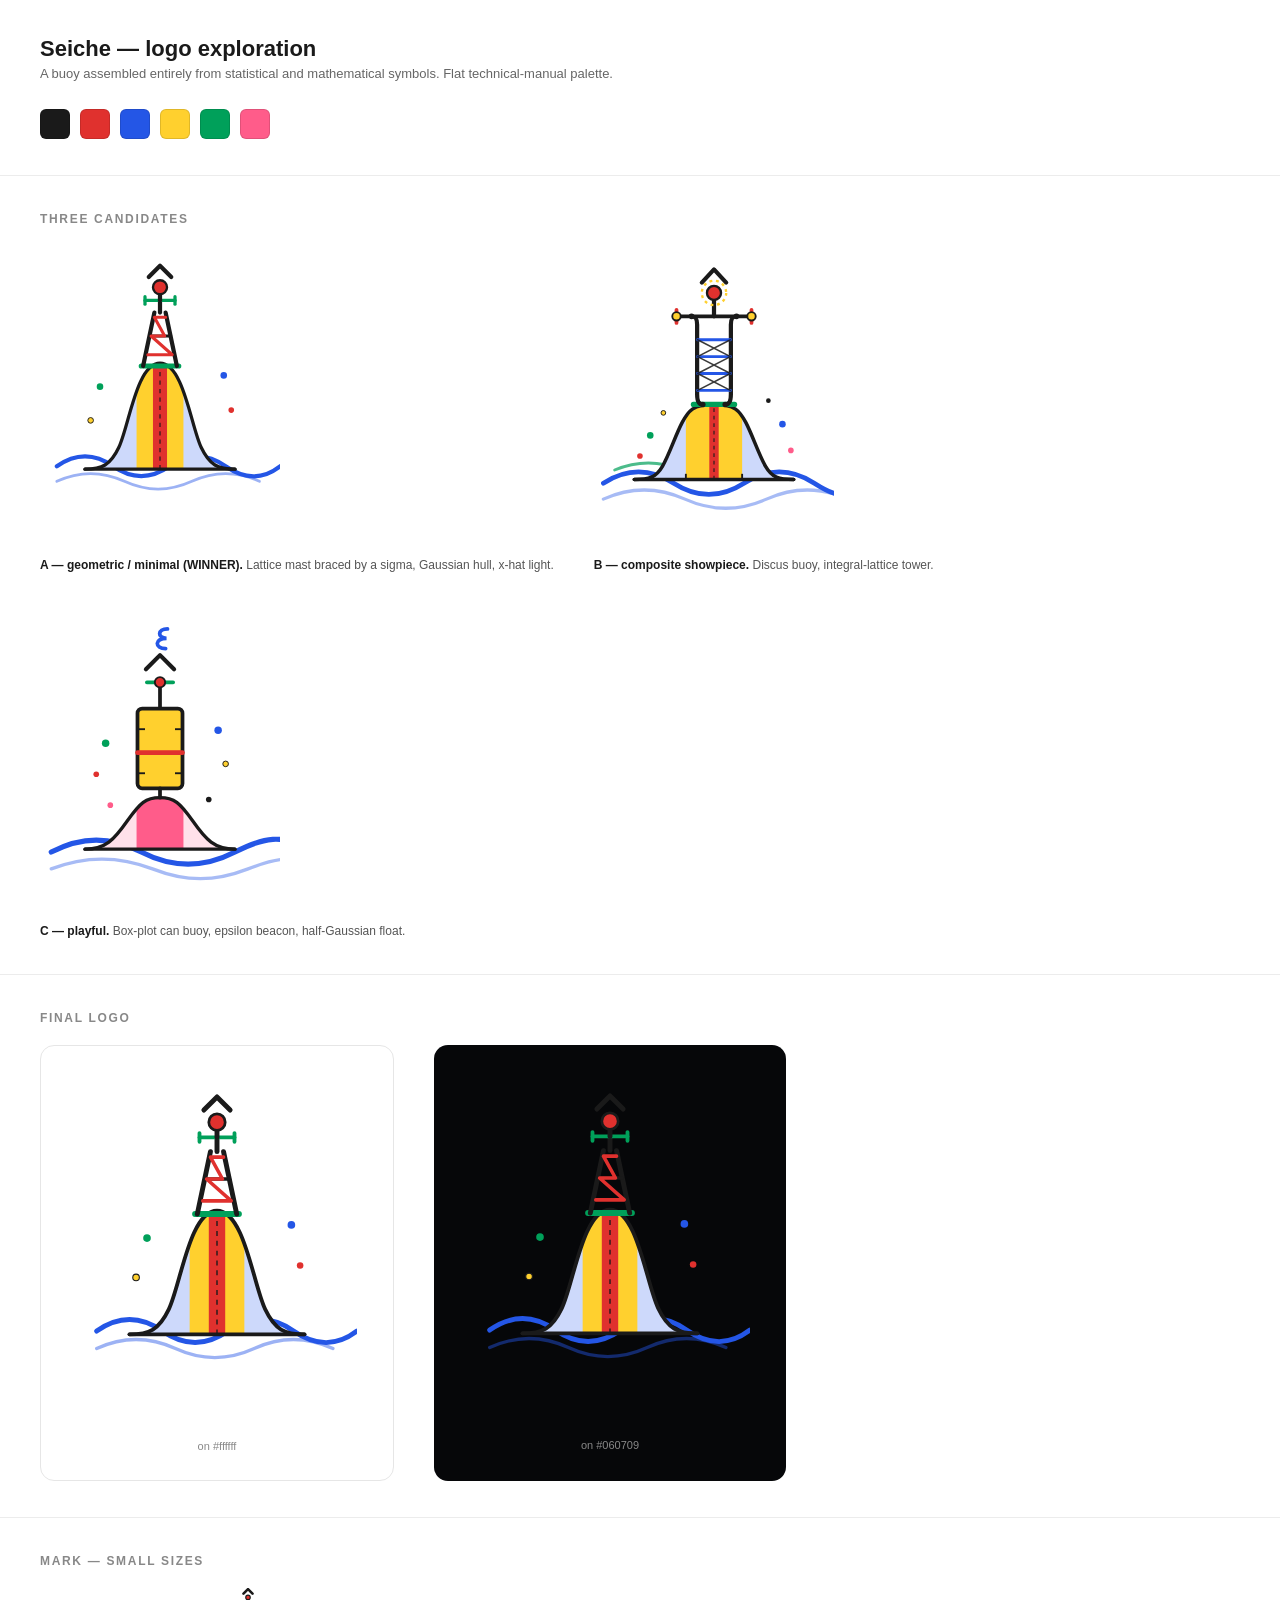
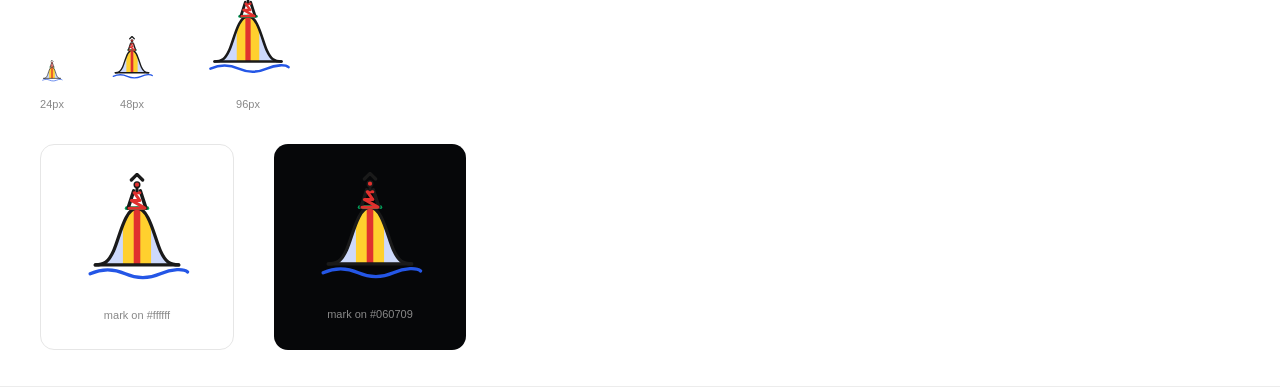
<file: site/assets/logo_preview.html>
<!doctype html>
<html lang="en">
<head>
<meta charset="utf-8">
<meta name="viewport" content="width=device-width, initial-scale=1">
<title>Seiche logo preview</title>
<style>
  :root { --ink:#1a1a1a; }
  * { box-sizing: border-box; }
  body {
    margin: 0;
    font-family: -apple-system, BlinkMacSystemFont, "Segoe UI", Helvetica, Arial, sans-serif;
    color: var(--ink);
    background: #ffffff;
  }
  h1 { font-size: 22px; font-weight: 700; margin: 0 0 4px; }
  .sub { color: #666; font-size: 13px; margin: 0 0 28px; }
  section { padding: 36px 40px; border-bottom: 1px solid #ececec; }
  h2 { font-size: 12px; letter-spacing: 0.14em; text-transform: uppercase; color: #888; margin: 0 0 20px; font-weight: 600; }
  .row { display: flex; gap: 40px; align-items: flex-end; flex-wrap: wrap; }
  .cand { text-align: center; }
  .cand img { display: block; }
  .cap { font-size: 12px; color: #555; margin-top: 12px; }
  .cap b { color: var(--ink); }
  .sizes { display: flex; gap: 44px; align-items: flex-end; }
  .size { text-align: center; }
  .size .n { font-size: 11px; color: #888; margin-top: 10px; }
  .onwhite, .ondark { display: inline-flex; flex-direction: column; align-items: center; padding: 28px 36px; border-radius: 14px; }
  .onwhite { background: #ffffff; border: 1px solid #e6e6e6; }
  .ondark { background: #060709; }
  .ondark .lbl { color: #888; }
  .lbl { font-size: 11px; margin-top: 16px; color: #888; }
  .swatches { display: flex; gap: 10px; margin-top: 8px; }
  .sw { width: 30px; height: 30px; border-radius: 6px; border: 1px solid rgba(0,0,0,.12); }
</style>
</head>
<body>

  <section style="border-bottom:1px solid #ececec;">
    <h1>Seiche &mdash; logo exploration</h1>
    <p class="sub">A buoy assembled entirely from statistical and mathematical symbols. Flat technical-manual palette.</p>
    <div class="swatches">
      <div class="sw" style="background:#1a1a1a" title="#1a1a1a ink"></div>
      <div class="sw" style="background:#e0312e" title="#e0312e red"></div>
      <div class="sw" style="background:#2456e6" title="#2456e6 blue"></div>
      <div class="sw" style="background:#ffd02e" title="#ffd02e yellow"></div>
      <div class="sw" style="background:#00a05a" title="#00a05a green"></div>
      <div class="sw" style="background:#ff5c8a" title="#ff5c8a pink"></div>
    </div>
  </section>

  <section>
    <h2>Three candidates</h2>
    <div class="row">
      <div class="cand">
        <img src="logo_a.svg" width="240" height="300" alt="Logo A">
        <div class="cap"><b>A &mdash; geometric / minimal (WINNER).</b> Lattice mast braced by a sigma, Gaussian hull, x-hat light.</div>
      </div>
      <div class="cand">
        <img src="logo_b.svg" width="240" height="300" alt="Logo B">
        <div class="cap"><b>B &mdash; composite showpiece.</b> Discus buoy, integral-lattice tower.</div>
      </div>
      <div class="cand">
        <img src="logo_c.svg" width="240" height="300" alt="Logo C">
        <div class="cap"><b>C &mdash; playful.</b> Box-plot can buoy, epsilon beacon, half-Gaussian float.</div>
      </div>
    </div>
  </section>

  <section>
    <h2>Final logo</h2>
    <div class="row" style="align-items:stretch;">
      <div class="onwhite">
        <img src="logo.svg" width="280" height="350" alt="Final on white">
        <div class="lbl">on #ffffff</div>
      </div>
      <div class="ondark">
        <img src="logo.svg" width="280" height="350" alt="Final on dark">
        <div class="lbl">on #060709</div>
      </div>
    </div>
  </section>

  <section>
    <h2>Mark &mdash; small sizes</h2>
    <div class="sizes">
      <div class="size"><img src="logo_mark.svg" width="24" height="24" alt="24px"><div class="n">24px</div></div>
      <div class="size"><img src="logo_mark.svg" width="48" height="48" alt="48px"><div class="n">48px</div></div>
      <div class="size"><img src="logo_mark.svg" width="96" height="96" alt="96px"><div class="n">96px</div></div>
    </div>
    <div class="row" style="margin-top:34px; align-items:stretch;">
      <div class="onwhite">
        <img src="logo_mark.svg" width="120" height="120" alt="Mark on white">
        <div class="lbl">mark on #ffffff</div>
      </div>
      <div class="ondark">
        <img src="logo_mark.svg" width="120" height="120" alt="Mark on dark">
        <div class="lbl">mark on #060709</div>
      </div>
    </div>
  </section>

</body>
</html>
</file>
